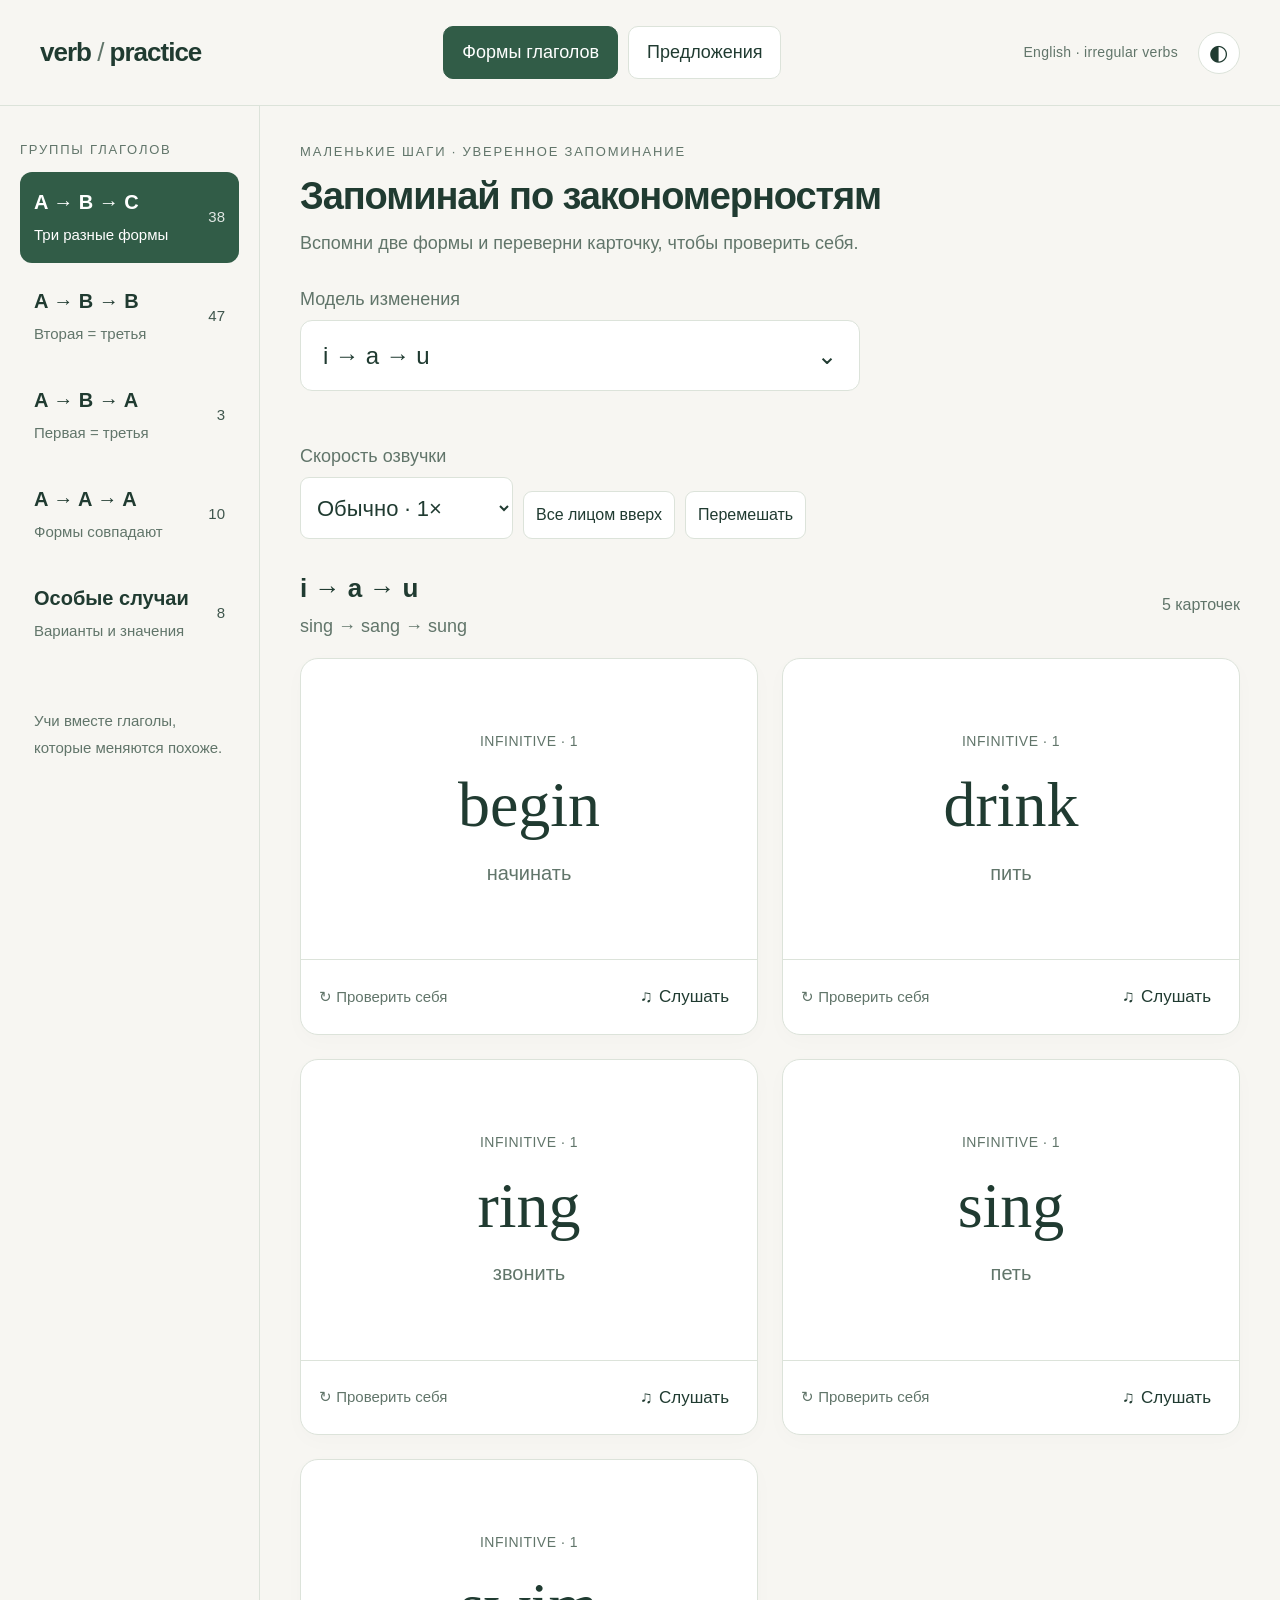
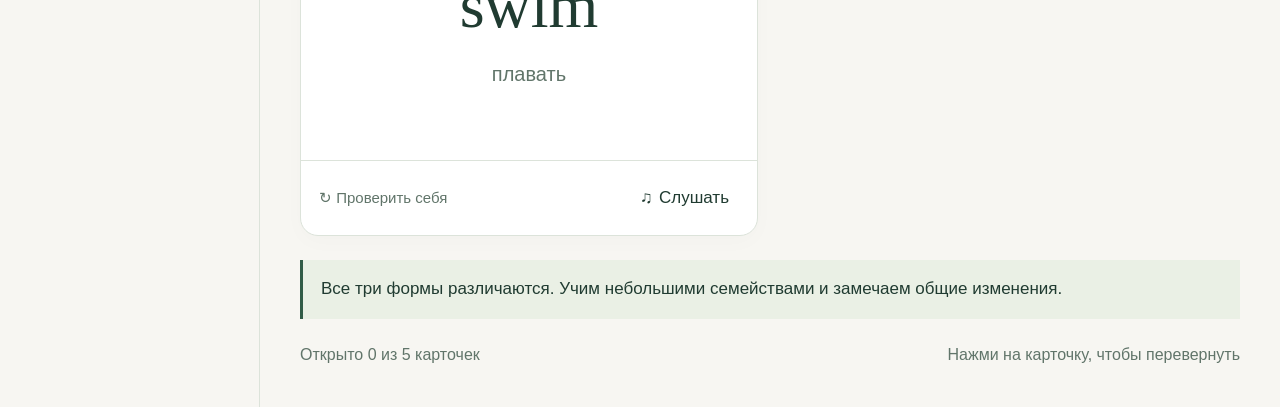
<file: index.html>
<!doctype html>
<html lang="ru">
<head><meta charset="utf-8"><meta name="viewport" content="width=device-width,initial-scale=1"><meta name="theme-color" content="#315c47"><meta name="description" content="Карточки английских неправильных глаголов по типам изменений с озвучкой."><title>Verb Practice — неправильные глаголы</title><link rel="icon" href="icon.svg" type="image/svg+xml"><link rel="stylesheet" href="styles.css?v=frames-20261104"><script src="data.js" defer></script><script src="audio.js" defer></script><script src="app.js?v=large-menu-20261104" defer></script></head>
<body>
<a class="skip" href="#main">К карточкам</a>
<div class="app">
<header class="header"><a class="brand" href="./" aria-label="Verb Practice — главная">verb<span> / </span>practice</a><nav class="mode-nav" aria-label="Режим тренировки"><a href="./" aria-current="page">Формы глаголов</a><a href="frames.html">Предложения</a></nav><div class="header-right"><span class="tag">English · irregular verbs</span><button class="icon-button" id="theme" aria-label="Переключить тему">◐</button></div></header>
<div class="layout"><aside class="sidebar"><p class="eyebrow">Группы глаголов</p><nav id="groups" aria-label="Типы изменений"></nav><div class="sidebar-note">Учи вместе глаголы,<br>которые меняются похоже.</div></aside>
<main id="main"><p class="eyebrow">Маленькие шаги · уверенное запоминание</p><h1>Запоминай по закономерностям</h1><p class="intro">Вспомни две формы и переверни карточку, чтобы проверить себя.</p>
<div class="toolbar"><div class="field family-field"><span id="family-label">Модель изменения</span><select id="family" hidden aria-hidden="true"></select><details id="family-picker" class="family-picker"><summary aria-labelledby="family-label family-current"><span id="family-current"></span><span aria-hidden="true">⌄</span></summary><div id="family-options" class="family-options" role="group" aria-label="Модели изменения"></div></details></div><div class="tools"><label class="field">Скорость озвучки<select id="speed"><option value="0.8">Медленно · 0,8×</option><option value="1" selected>Обычно · 1×</option></select></label><button class="button" id="reset">Все лицом вверх</button><button class="button" id="shuffle">Перемешать</button></div></div>
<div class="model-heading"><div><h2 id="family-title"></h2><p id="pattern"></p></div><span id="card-count" class="count"></span></div>
<div id="cards" class="cards" aria-label="Карточки глаголов"></div><p class="empty" id="empty" hidden>В этой группе пока нет карточек.</p>
<div class="group-note" id="group-note"></div>
<footer class="footer"><span id="progress"></span><div class="audio-status"><span id="status" role="status" aria-live="polite">Нажми на карточку, чтобы перевернуть</span><button id="stop" class="text-button" hidden>Остановить звук</button></div></footer>
</main></div>
</div>
<template id="card-template"><article class="verb-card"><button class="face" type="button"><span class="front"><span class="form-label">Infinitive · 1</span><span class="word"></span><span class="translation"></span><span class="phonetic"></span></span><span class="back" hidden><span class="back-forms"><span class="form-column"><span class="form-label">Past Simple · 2</span><span class="past word"></span><span class="past-audio-label"></span></span><span class="form-column"><span class="form-label">Past Participle · 3</span><span class="participle word"></span><span class="part-audio-label"></span></span></span></span></button><div class="card-footer"><span class="flip-hint">↻ Проверить себя</span><button class="listen" type="button"><span aria-hidden="true">♫</span> <span class="listen-label">Слушать</span></button></div><div class="details" hidden><p class="variant"></p><p class="verb-note"></p></div></article></template>
</body></html>
</file>
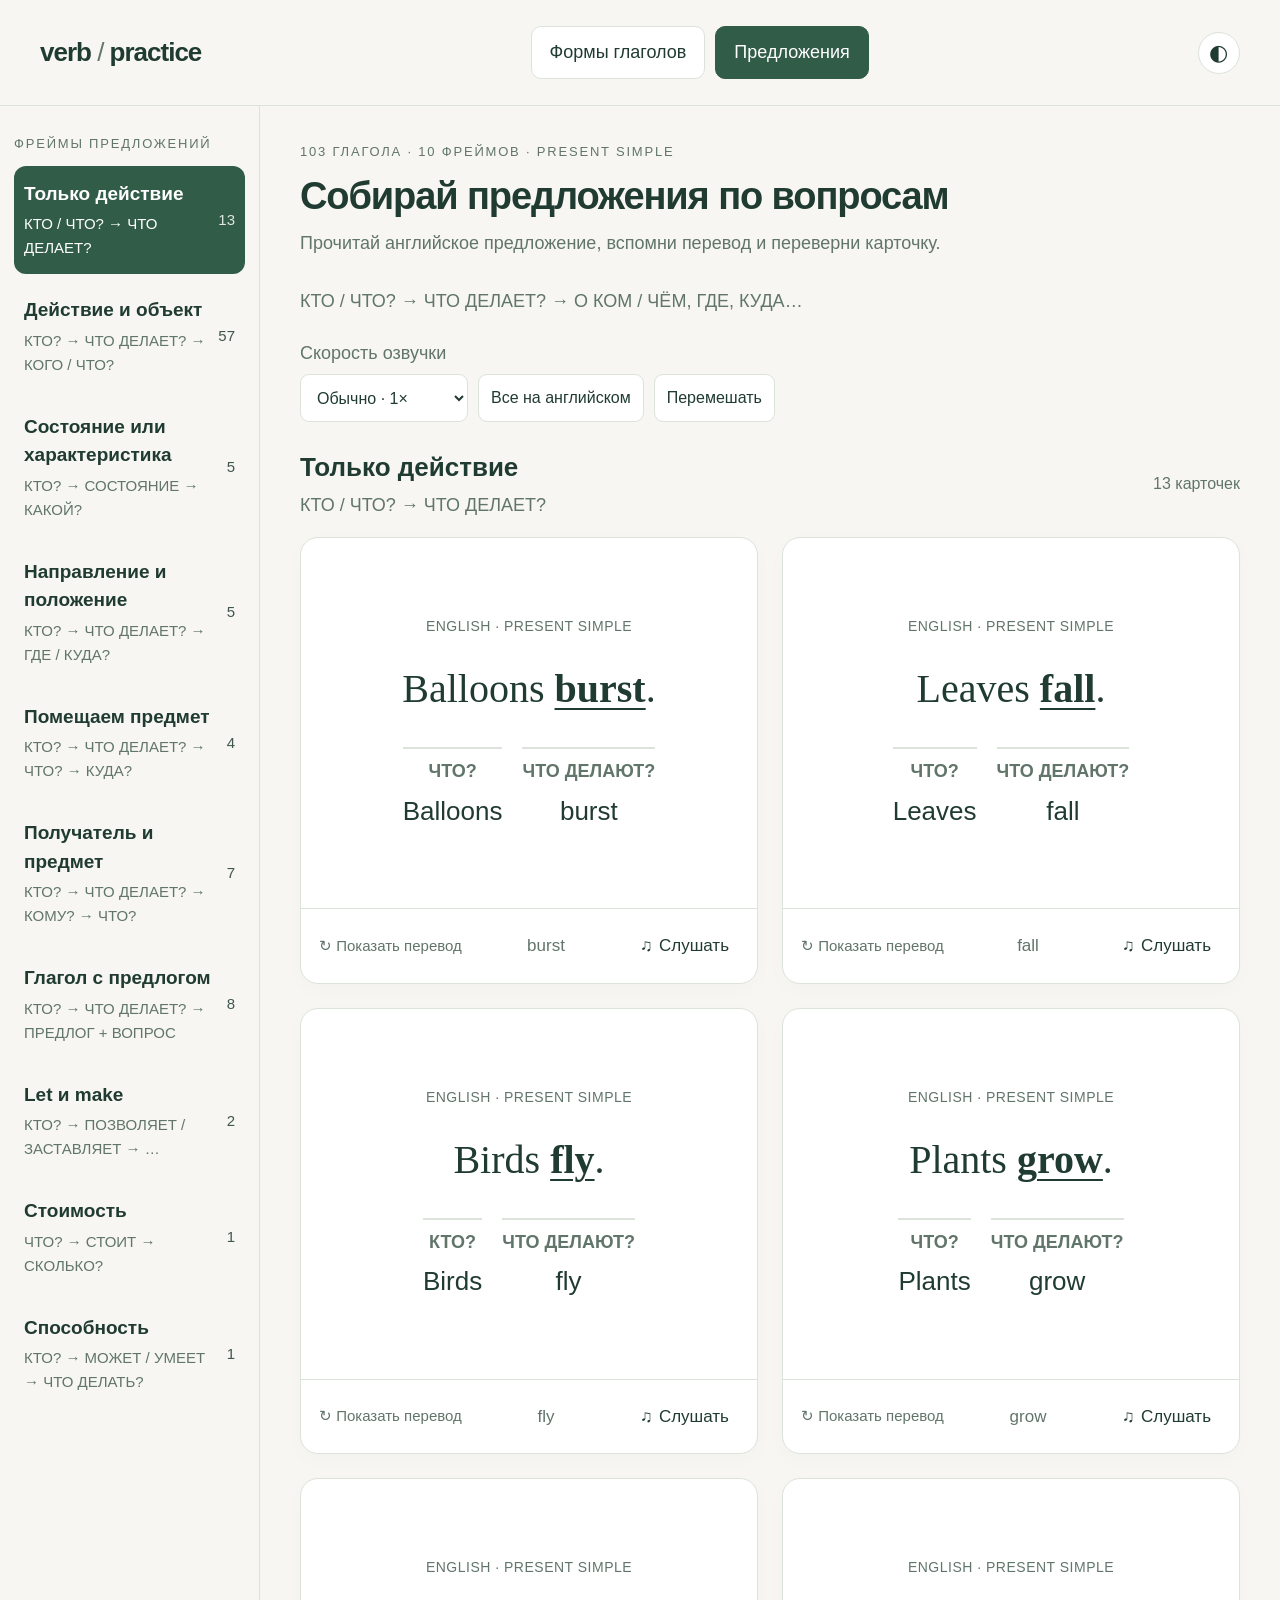
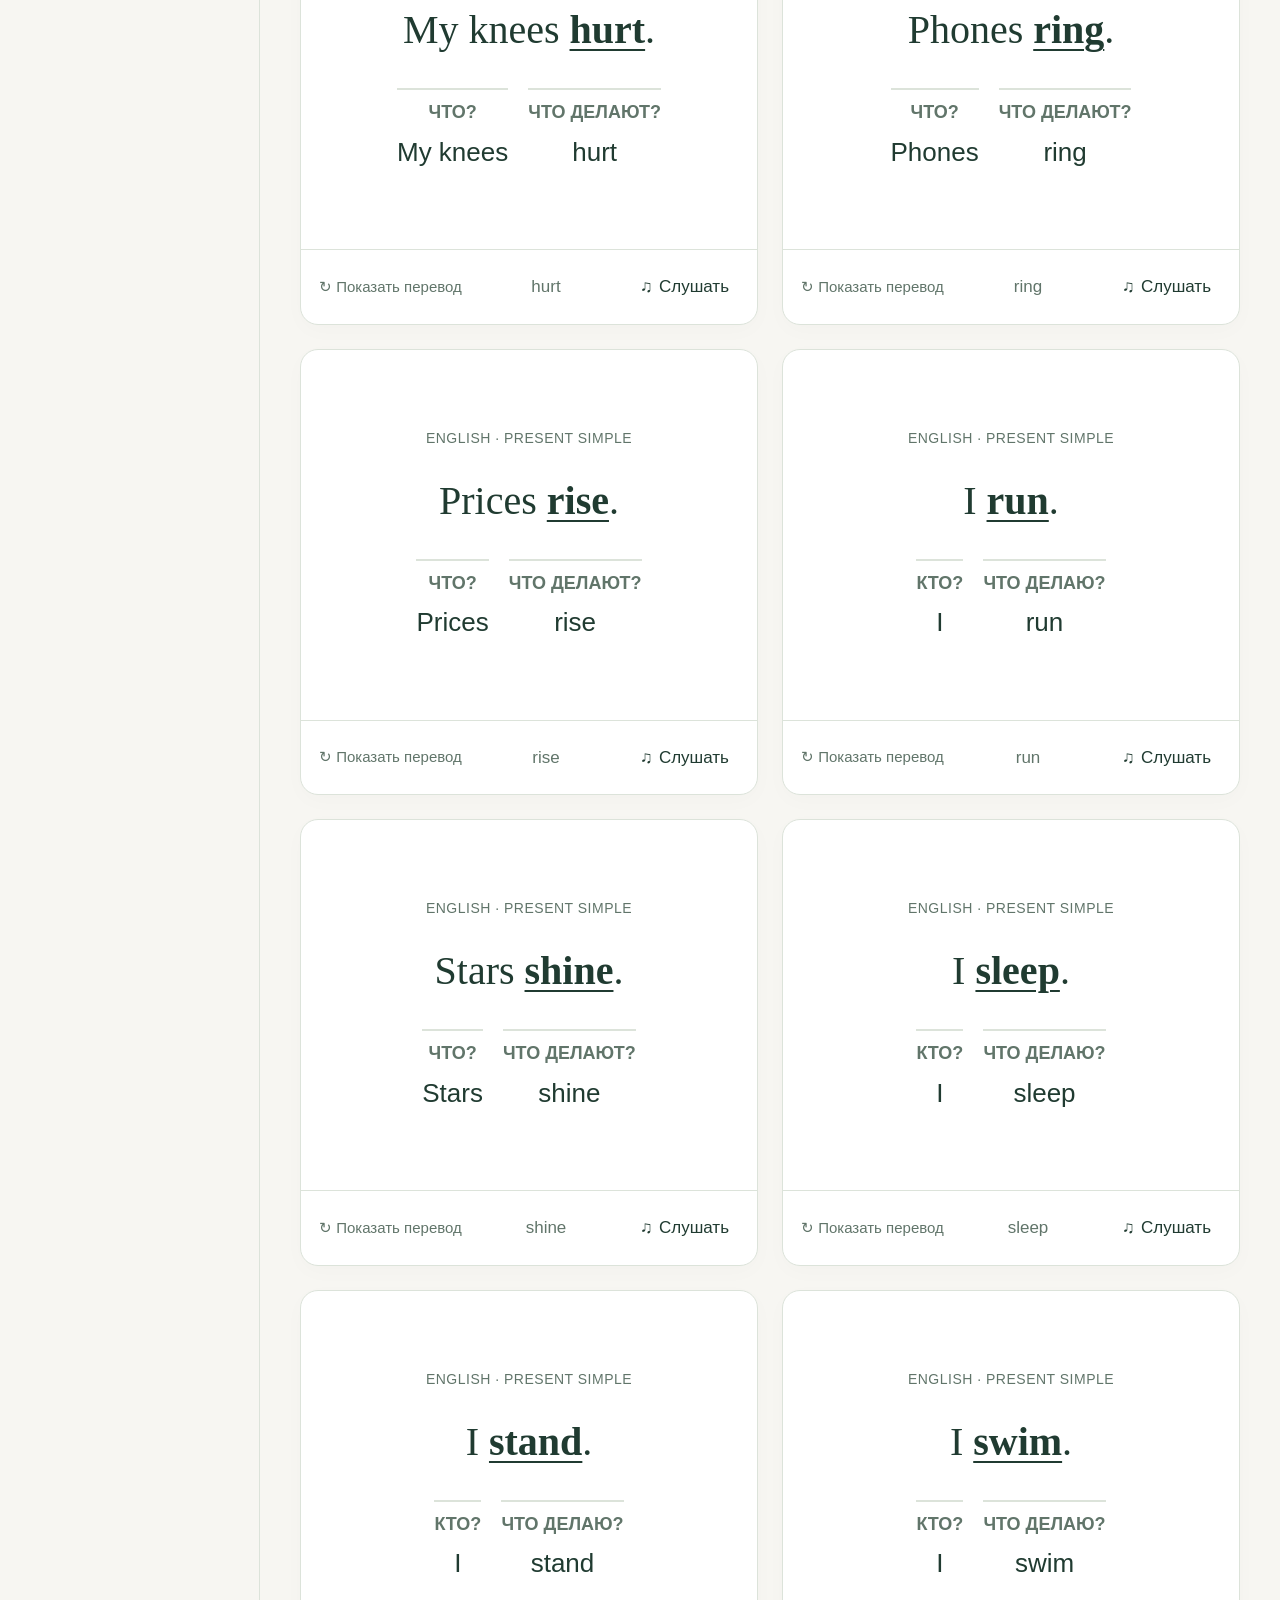
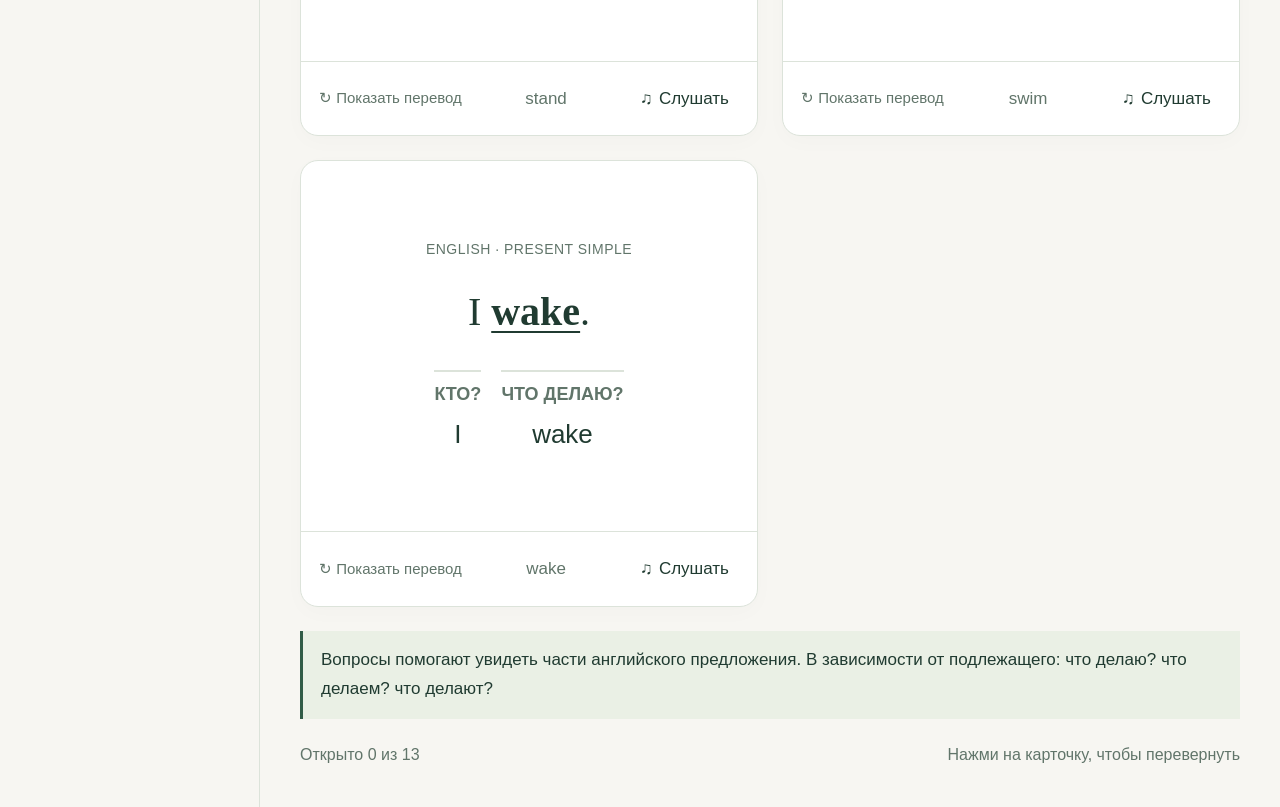
<file: frames.html>
<!doctype html>
<html lang="ru"><head><meta charset="utf-8"><meta name="viewport" content="width=device-width,initial-scale=1"><meta name="theme-color" content="#315c47"><meta name="description" content="103 английских предложения с неправильными глаголами в настоящем времени: карточки по фреймам с русским переводом."><title>Verb Practice — предложения по фреймам</title><link rel="icon" href="icon.svg" type="image/svg+xml"><link rel="stylesheet" href="styles.css?v=sentence-audio-20261105"><script src="frames-data.js?v=sentence-audio-20261105" defer></script><script src="frames-audio.js?v=sentence-audio-20261105" defer></script><script src="frames-app.js?v=sentence-audio-20261105" defer></script></head>
<body class="frames-page"><a class="skip" href="#main">К карточкам</a><div class="app"><header class="header"><a class="brand" href="./">verb<span> / </span>practice</a><nav class="mode-nav" aria-label="Режим тренировки"><a href="./">Формы глаголов</a><a href="frames.html" aria-current="page">Предложения</a></nav><button class="icon-button" id="theme" aria-label="Переключить тему">◐</button></header><div class="layout"><aside class="sidebar"><p class="eyebrow">Фреймы предложений</p><nav id="groups" aria-label="Конструкции предложений"></nav></aside><main id="main"><p class="eyebrow">103 глагола · 10 фреймов · Present Simple</p><h1>Собирай предложения по вопросам</h1><p class="intro">Прочитай английское предложение, вспомни перевод и переверни карточку.</p><div class="frame-legend">КТО / ЧТО? → ЧТО ДЕЛАЕТ? → О КОМ / ЧЁМ, ГДЕ, КУДА…</div><div class="toolbar"><div class="tools"><label class="field">Скорость озвучки<select id="sentence-speed"><option value="0.8">Медленно · 0,8×</option><option value="1" selected>Обычно · 1×</option></select></label><button class="button" id="reset">Все на английском</button><button class="button" id="shuffle">Перемешать</button></div></div><div class="model-heading"><div><h2 id="family-title"></h2><p id="pattern"></p></div><span class="count" id="card-count"></span></div><div class="cards" id="cards" aria-label="Предложения и переводы"></div><div class="group-note" id="group-note"></div><footer class="footer"><span id="progress" role="status" aria-live="polite"></span><div class="audio-status"><span id="audio-status" role="status" aria-live="polite">Нажми на карточку, чтобы перевернуть</span><button class="text-button" id="sentence-stop" hidden>Остановить звук</button></div></footer></main></div></div>
<template id="sentence-template"><article class="verb-card sentence-card"><button class="face" type="button"><span class="english sentence-side"><span class="form-label">English · Present Simple</span><span class="sentence" lang="en"></span><span class="question-parts" aria-label="Вопросы к частям английского предложения"></span></span><span class="russian sentence-side" hidden><span class="form-label">Русский перевод</span><span class="sentence" lang="ru"></span></span></button><div class="card-footer"><span class="flip-hint">↻ Показать перевод</span><span class="verb-label" aria-label="Глагол"></span><button type="button" class="listen sentence-listen"><span aria-hidden="true">♫</span> Слушать</button></div></article></template></body></html>
</file>
<file: styles.css>
:root{color-scheme:light;--paper:#f7f6f2;--panel:#fff;--ink:#203b31;--sub:#61756a;--line:#dce3da;--green:#315c47;--on:#fff;--soft:#eaf0e5;--focus:#a95d17;--shadow:0 6px 22px #203b3105}
:root[data-theme=dark]{color-scheme:dark;--paper:#171c1a;--panel:#212924;--ink:#e5eee7;--sub:#a5b8ab;--line:#3c4c41;--green:#a6d2b4;--on:#17251c;--soft:#2e3b30;--focus:#f1c37c;--shadow:none}
*{box-sizing:border-box}body{margin:0;background:var(--paper);color:var(--ink);font:15px/1.5 -apple-system,BlinkMacSystemFont,"Segoe UI",Arial,sans-serif}button,select{font:inherit}button{cursor:pointer;color:inherit}button:disabled{cursor:default;opacity:.6}button:focus-visible,a:focus-visible,select:focus-visible{outline:3px solid var(--focus);outline-offset:4px}button,select,a{-webkit-tap-highlight-color:transparent}[hidden]{display:none!important}.skip{position:absolute;top:-100px;left:12px;padding:12px;background:var(--panel);color:var(--ink);z-index:10}.skip:focus{top:12px}.app{max-width:1440px;margin:auto;min-height:100vh}.header{display:flex;align-items:center;justify-content:space-between;padding:26px 40px;border-bottom:1px solid var(--line);gap:16px;flex-wrap:wrap}.brand{font-size:26px;font-weight:700;letter-spacing:-1px;text-decoration:none;color:var(--ink)}.brand span{color:var(--sub);font-weight:400}.header-right{display:flex;align-items:center;gap:20px}.tag{font-size:12px;color:var(--sub);letter-spacing:.3px}.icon-button{border:1px solid var(--line);background:var(--panel);border-radius:50%;width:42px;height:42px;font-size:22px}.layout{display:grid;grid-template-columns:240px minmax(0,1fr)}.sidebar{padding:34px 20px;border-right:1px solid var(--line)}.eyebrow{font-size:11px;letter-spacing:1.8px;text-transform:uppercase;color:var(--sub);margin:0 0 12px}.group{display:flex;width:100%;align-items:center;justify-content:space-between;text-align:left;border:0;background:transparent;padding:15px 14px;border-radius:12px;margin:8px 0;gap:5px}.group strong{display:block;font-size:17px;margin-bottom:4px;font-weight:600}.group small{font-size:12px;color:var(--sub)}.group .n{font-size:12px;opacity:.85}.group[aria-pressed=true]{background:var(--green);color:var(--on)}.group[aria-pressed=true] small{color:var(--on)}.sidebar-note{margin:48px 14px 0;font-size:12px;line-height:1.8;color:var(--sub)}main{padding:36px 40px 40px;min-width:0}h1{font-size:clamp(26px,3.4vw,38px);line-height:1.2;letter-spacing:-1.1px;margin:8px 0 10px;font-weight:600}.intro{font-size:15px;color:var(--sub);margin:0 0 28px;line-height:1.6}.toolbar{display:flex;align-items:flex-end;justify-content:space-between;gap:12px;flex-wrap:wrap;margin:0 0 30px}.tools{display:flex;align-items:flex-end;gap:8px;flex-wrap:wrap}.field{display:flex;flex-direction:column;gap:7px;font-size:11px;color:var(--sub);max-width:100%}select,.button{background:var(--panel);color:var(--ink);border:1px solid var(--line);padding:11px 12px;border-radius:9px;font-size:12px;min-height:42px;max-width:100%}.field select{min-width:150px}.button:hover,.listen:hover,.text-button:hover{background:var(--soft)}.model-heading{display:flex;gap:10px;align-items:center;justify-content:space-between;margin-bottom:18px}h2{font-size:20px;margin:0;font-weight:600}.model-heading p{font-size:13px;color:var(--sub);margin:5px 0 0}.count{font-size:12px;white-space:nowrap;color:var(--sub)}.cards{display:grid;grid-template-columns:repeat(3,minmax(0,1fr));gap:16px;align-items:start}.verb-card{background:var(--panel);border:1px solid var(--line);border-radius:18px;overflow:hidden;box-shadow:var(--shadow);transition:background .15s ease}.verb-card.is-flipped{background:var(--soft)}.face{border:0;background:transparent;width:100%;padding:22px 16px;text-align:center;min-height:195px;display:flex;align-items:center;justify-content:center}.front{display:flex;flex-direction:column;align-items:center;gap:9px;width:100%}.form-label{font-size:10px;letter-spacing:.8px;color:var(--sub);text-transform:uppercase}.word{font-family:Georgia,"Times New Roman",serif;font-size:40px;line-height:1.15;overflow-wrap:anywhere}.translation{font-size:13px;color:var(--sub)}.phonetic{font-size:12px;color:var(--sub)}.phonetic:empty{display:none}.back{width:100%}.back-forms{display:grid;grid-template-columns:1fr 1fr;gap:12px;align-items:start}.form-column{min-width:0;display:flex;flex-direction:column;gap:12px}.form-column .word{font-size:30px}.past-audio-label,.part-audio-label{font-size:11px;color:var(--sub)}.past-audio-label:empty,.part-audio-label:empty{display:none}.card-footer{display:flex;justify-content:space-between;align-items:center;padding:8px 12px;border-top:1px solid var(--line);gap:4px;min-height:52px}.flip-hint{font-size:11px;color:var(--sub)}.listen{border:0;background:transparent;display:flex;align-items:center;gap:6px;padding:10px 6px;font-size:12px;border-radius:7px;white-space:nowrap}.listen.playing{background:var(--green);color:var(--on)}.details{padding:12px 15px;border-top:1px solid var(--line);font-size:12px;color:var(--sub);line-height:1.65}.details p{margin:0}.details p+p{margin-top:8px}.details p:empty{display:none}.variant{color:var(--ink)}.group-note{padding:15px 18px;margin-top:24px;border-left:3px solid var(--green);background:var(--soft);font-size:13px;line-height:1.7}.footer{display:flex;gap:12px;align-items:flex-start;justify-content:space-between;margin-top:24px;font-size:12px;color:var(--sub);flex-wrap:wrap}.audio-status{display:flex;gap:10px;align-items:center;flex-wrap:wrap}.text-button{color:var(--ink);border:0;background:transparent;text-decoration:underline;padding:4px}.empty{color:var(--sub)}
@media(min-width:1250px){.cards{grid-template-columns:repeat(4,minmax(0,1fr))}}
@media(max-width:1000px){.layout{grid-template-columns:205px minmax(0,1fr)}main{padding:28px}.header{padding:24px 28px}.cards{grid-template-columns:repeat(2,minmax(0,1fr))}.sidebar{padding:28px 14px}.toolbar{justify-content:flex-start}}
@media(max-width:680px){.layout{grid-template-columns:1fr}.sidebar{border-right:0;border-bottom:1px solid var(--line);padding:18px}.sidebar nav{display:grid;grid-template-columns:repeat(3,minmax(0,1fr));gap:6px}.group{margin:0;padding:11px 9px}.group strong{font-size:14px}.group small,.sidebar-note{display:none}.group .n{font-size:10px}.header{padding:18px 20px}.brand{font-size:23px}.tag{display:none}main{padding:24px 18px}.toolbar{gap:14px}.toolbar>.field{width:100%}.field select{font-size:16px;min-width:0}.tools{width:100%}.tools .field{flex:1}.button{padding:10px;font-size:12px}.face{padding:18px 10px;min-height:180px}.word{font-size:35px}.form-column .word{font-size:25px}.back-forms{gap:7px}.form-label{font-size:9px;letter-spacing:.4px}.cards{gap:10px}.card-footer{padding:6px 8px;flex-wrap:wrap}.listen{padding:8px 4px;min-height:40px}.model-heading{align-items:flex-start}.group-note{padding:12px 14px}.icon-button{height:40px;width:40px}}
@media(max-width:360px){.cards{grid-template-columns:1fr}.face{min-height:170px}.form-label{font-size:10px}}
@media(prefers-reduced-motion:reduce){*{transition:none!important;scroll-behavior:auto!important}}

.long-forms .back-forms{grid-template-columns:1fr;gap:18px}.long-forms .form-column{gap:6px}.long-forms .form-column .word{font-size:28px}.long-forms .face{min-height:210px}
@media(max-width:480px){.cards{grid-template-columns:1fr}.face{min-height:185px}.form-column .word{font-size:32px}.form-label{font-size:10px}.card-footer{flex-wrap:nowrap;padding:8px 14px}.long-forms .back-forms{grid-template-columns:1fr 1fr;gap:14px}.long-forms .form-column .word{font-size:27px}}

/* Larger learning cards and readable controls. */
body{font-size:18px}.app{max-width:1600px}.layout{grid-template-columns:260px minmax(0,1fr)}
.eyebrow{font-size:13px}.tag{font-size:14px}.intro{font-size:18px}.group strong{font-size:20px}.group small,.group .n,.sidebar-note{font-size:15px}
.field{font-size:15px}select,.button{font-size:16px;min-height:48px}.tools{gap:10px}.toolbar{gap:18px}h2{font-size:26px}.model-heading p{font-size:18px}.count{font-size:16px}
.cards{grid-template-columns:repeat(2,minmax(0,1fr));gap:24px}.face{min-height:300px;padding:30px 22px}.front{gap:16px}.word{font-size:64px}.translation{font-size:20px}.phonetic{font-size:18px}.form-label{font-size:14px;letter-spacing:.5px}.form-column .word{font-size:48px}.back-forms{gap:20px}.form-column{gap:16px}.past-audio-label,.part-audio-label{font-size:18px}
.card-footer{padding:12px 18px;min-height:72px;gap:12px;flex-wrap:wrap}.flip-hint{font-size:15px}.listen{font-size:17px;padding:12px 10px;min-height:48px}.details{font-size:17px;padding:18px 22px}.group-note{font-size:17px}.footer{font-size:16px}.text-button{font-size:16px;min-height:44px}
.long-forms .back-forms{grid-template-columns:1fr;gap:24px}.long-forms .form-column{gap:9px}.long-forms .form-column .word{font-size:46px}.long-forms .face{min-height:340px}
@media(max-width:1000px){.layout{grid-template-columns:210px minmax(0,1fr)}main{padding:28px 22px}.cards{grid-template-columns:1fr}.sidebar{padding:28px 12px}.group{padding:14px 10px}.group strong{font-size:18px}.group small{font-size:14px}}
@media(max-width:680px){.layout{grid-template-columns:1fr}.sidebar{padding:18px}.sidebar nav{grid-template-columns:repeat(2,minmax(0,1fr));gap:8px}.group strong{font-size:18px}.group .n{font-size:14px}.cards{grid-template-columns:1fr;gap:20px}main{padding:26px 18px}.face{min-height:290px;padding:28px 18px}.word{font-size:60px}.form-column .word{font-size:44px}.form-label{font-size:13px}.translation{font-size:20px}.card-footer{padding:12px 14px}.flip-hint{font-size:15px}.listen{font-size:17px}.long-forms .form-column .word{font-size:42px}.long-forms .face{min-height:340px}.details{padding:16px 18px}.tools .field{flex-basis:100%}.tools .button{flex:1}.count{white-space:normal;text-align:right}.model-heading{gap:16px}}
@media(max-width:360px){.word{font-size:54px}.form-column .word{font-size:38px}.long-forms .form-column .word{font-size:38px}.form-label{font-size:12px}.card-footer{gap:4px}.flip-hint{font-size:14px}.listen{font-size:16px}}

/* Large native HTML disclosure instead of the OS-sized select menu. */
.family-field{width:min(100%,560px)}.family-picker{width:100%;background:var(--panel);border:1px solid var(--line);border-radius:12px;overflow:hidden;color:var(--ink)}
.family-picker summary{display:flex;justify-content:space-between;align-items:center;gap:16px;list-style:none;padding:18px 22px;min-height:68px;font-size:24px;line-height:1.4;cursor:pointer;color:var(--ink)}
.family-picker summary::-webkit-details-marker{display:none}.family-picker summary:focus-visible{outline:3px solid var(--focus);outline-offset:-4px}
.family-picker[open] summary{border-bottom:1px solid var(--line)}.family-options{display:grid;padding:8px;gap:6px}
.family-option{display:flex;align-items:center;width:100%;text-align:left;font-size:24px;line-height:1.5;min-height:66px;padding:14px 18px;border:0;border-radius:8px;background:var(--panel);color:var(--ink);overflow-wrap:anywhere}
.family-option:hover{background:var(--soft)}.family-option[aria-pressed=true]{background:var(--green);color:var(--on)}
.field{font-size:18px}#speed{font-size:22px;min-height:62px}.toolbar{align-items:flex-start}.tools{padding-top:34px}
@media(max-width:680px){.family-field{width:100%}.family-picker summary,.family-option{font-size:23px}.family-picker summary{padding:16px}.family-option{padding:14px}.tools{padding-top:0}}

.mode-nav{display:flex;gap:10px;flex-wrap:wrap}.mode-nav a{padding:12px 18px;border-radius:10px;font-size:18px;color:var(--ink);text-decoration:none;border:1px solid var(--line);background:var(--panel)}.mode-nav a[aria-current=page]{background:var(--green);color:var(--on);border-color:var(--green)}
.frames-page .sidebar{padding:28px 14px}.frames-page .group strong{font-size:19px;overflow-wrap:anywhere}.frames-page .group small{font-size:15px}.frames-page .group{padding:14px 10px}.frames-page .tools{padding-top:0}.frame-legend{font-size:18px;line-height:1.7;color:var(--sub);margin-bottom:24px}.frames-page .toolbar{margin-bottom:26px}.sentence-card .face{min-height:310px;padding:30px 26px}.sentence-side{display:flex;flex-direction:column;align-items:center;gap:24px;width:100%}.sentence{font-family:Georgia,"Times New Roman",serif;font-size:40px;line-height:1.4;overflow-wrap:normal;word-break:normal}.sentence strong{font-weight:700;text-decoration:underline;text-decoration-thickness:2px;text-underline-offset:6px}.russian .sentence{font-size:34px}.verb-label{font-size:17px;color:var(--sub)}
@media(max-width:680px){.frames-page .sidebar nav{grid-template-columns:1fr 1fr}.frames-page .group strong{font-size:17px}.frames-page .group small{display:block;font-size:14px}.sentence-card .face{min-height:290px;padding:26px 18px}.sentence{font-size:36px}.russian .sentence{font-size:30px}.mode-nav{width:100%;order:3}.mode-nav a{flex:1;text-align:center;font-size:17px;padding:12px}.frame-legend{font-size:17px}}

.question-parts{display:flex;flex-wrap:wrap;justify-content:center;gap:12px 20px;width:100%;margin-top:6px}.question-part{display:flex;flex-direction:column;align-items:center;gap:7px;max-width:100%;border-top:2px solid var(--line);padding-top:10px}.part-question{font-family:-apple-system,BlinkMacSystemFont,"Segoe UI",Arial,sans-serif;font-size:15px;font-weight:600;color:var(--sub);line-height:1.4}.part-text{font-size:22px;color:var(--ink);line-height:1.5;overflow-wrap:anywhere}.sentence-card .face{min-height:370px}.frames-page .group small{display:block;font-size:15px;line-height:1.6}.frames-page .group strong{font-size:19px}.frames-page .sidebar nav{grid-template-columns:1fr}
@media(max-width:680px){.frames-page .sidebar nav{grid-template-columns:1fr 1fr}.frames-page .group strong{font-size:17px}.frames-page .group small{font-size:14px}.part-question{font-size:15px}.part-text{font-size:22px}.sentence-card .face{min-height:360px}}
.part-question{font-size:18px}.part-text{font-size:26px}@media(max-width:680px){.part-question{font-size:17px}.part-text{font-size:24px}}
</file>
